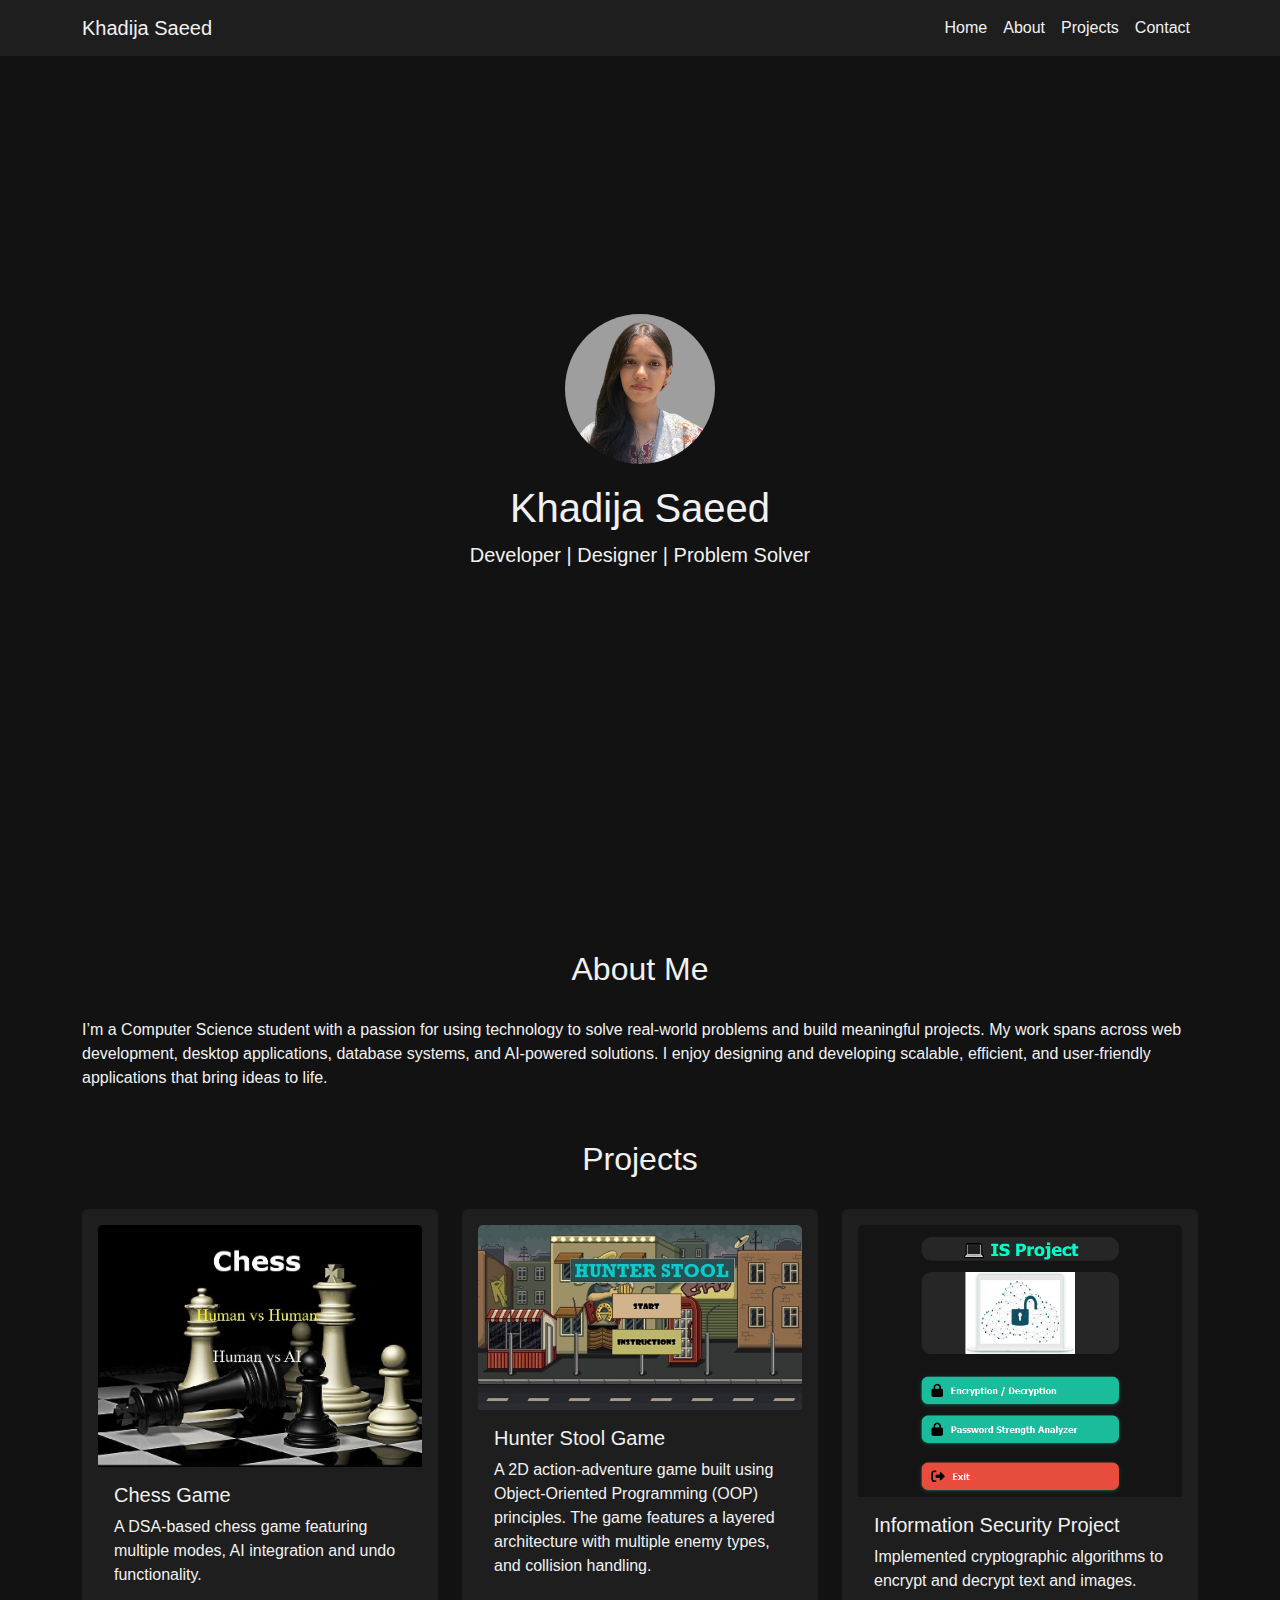
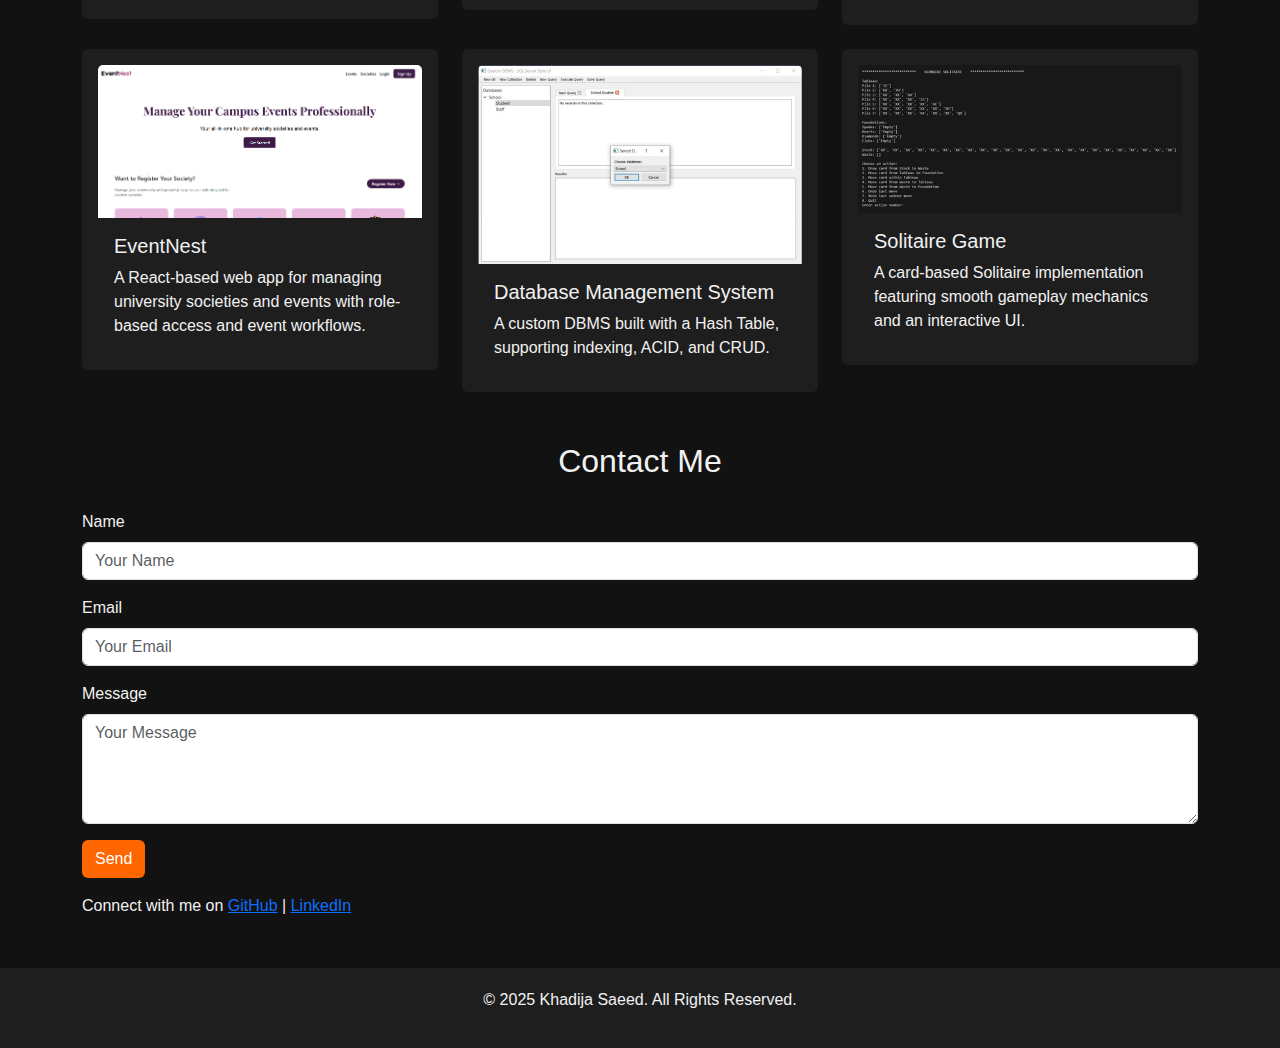
<file: index.html>
<!DOCTYPE html>
<html lang="en">
<head>
  <meta charset="UTF-8">
  <meta name="viewport" content="width=device-width, initial-scale=1.0">
  <title>Khadija Saeed</title>
  <!-- Bootstrap CDN -->
  <link href="https://cdn.jsdelivr.net/npm/bootstrap@5.3.0/dist/css/bootstrap.min.css" rel="stylesheet">
  <!-- Custom CSS -->
  <link rel="stylesheet" href="style.css">
</head>
<body>

  <!-- Navbar -->
  <nav class="navbar navbar-expand-lg fixed-top">
    <div class="container">
      <a class="navbar-brand" href="#">Khadija Saeed</a>
      <button class="navbar-toggler" type="button" data-bs-toggle="collapse" data-bs-target="#navbarNav">
        <span class="navbar-toggler-icon" style="filter: invert(1);"></span>
      </button>
      <div class="collapse navbar-collapse" id="navbarNav">
        <ul class="navbar-nav ms-auto">
          <li class="nav-item"><a class="nav-link" href="#home">Home</a></li>
          <li class="nav-item"><a class="nav-link" href="#about">About</a></li>
          <li class="nav-item"><a class="nav-link" href="#projects">Projects</a></li>
          <li class="nav-item"><a class="nav-link" href="#contact">Contact</a></li>
        </ul>
      </div>
    </div>
  </nav>

  <!-- Hero Section -->
  <section id="home" class="hero">
    <img src="images/PFP.png" alt="Profile">
    <h1>Khadija Saeed</h1>
    <p class="lead"> Developer | Designer | Problem Solver</p>
  </section>

  <!-- About Section -->
  <section id="about" class="container">
    <h2 class="section-title">About Me</h2>
    <p>
      I’m a Computer Science student with a passion for using technology to solve real-world problems and build meaningful projects. My work spans across web development, desktop applications, database systems, and AI-powered solutions. I enjoy designing and developing scalable, efficient, 
      and user-friendly applications that bring ideas to life.    
    </p>
  </section>

  <!-- Projects Section -->
  <section id="projects" class="container">
    <h2 class="section-title">Projects</h2>
    <div class="row g-4">
      <!-- 6 Project Cards -->
      <!-- 6 Project Cards -->
      <div class="col-md-4">
        <div class="card p-3">
          <img src="images/Chess.jpg" class="card-img-top" alt="Project 1">
          <div class="card-body">
            <h5 class="card-title">Chess Game</h5>
            <p class="card-text">
              A DSA-based chess game featuring multiple modes, AI integration and undo functionality.
            </p>
          </div>
        </div>
      </div>

      <div class="col-md-4">
        <div class="card p-3">
          <img src="images/HunterStoolGame.jpg" class="card-img-top" alt="Project 2">
          <div class="card-body">
            <h5 class="card-title">Hunter Stool Game</h5>
            <p class="card-text">
A 2D action-adventure game built using Object-Oriented Programming (OOP) principles. The game features a layered architecture with multiple enemy types, and collision handling.            </p>
          </div>
        </div>
      </div>

      <div class="col-md-4">
        <div class="card p-3">
          <img src="images/ISProject.png" class="card-img-top" alt="Project 3">
          <div class="card-body">
            <h5 class="card-title">Information Security Project</h5>
            <p class="card-text">
              Implemented cryptographic algorithms to encrypt and decrypt text and images.
            </p>
          </div>
        </div>
      </div>

      <div class="col-md-4">
        <div class="card p-3">
          <img src="images/EventNest.png" class="card-img-top" alt="Project 4">
          <div class="card-body">
            <h5 class="card-title">EventNest</h5>
            <p class="card-text">
              A React-based web app for managing university societies and events with role-based access and event workflows.
            </p>
          </div>
        </div>
      </div>

      <div class="col-md-4">
        <div class="card p-3">
          <img src="images/HDBMS.jpg" class="card-img-top" alt="Project 5">
          <div class="card-body">
            <h5 class="card-title">Database Management System</h5>
            <p class="card-text">
              A custom DBMS built with a Hash Table, supporting indexing, ACID, and CRUD.
            </p>
          </div>
        </div>
      </div>

      <div class="col-md-4">
        <div class="card p-3">
          <img src="images/Solitiare.png" class="card-img-top" alt="Project 6">
          <div class="card-body">
            <h5 class="card-title">Solitaire Game</h5>
            <p class="card-text">
              A card-based Solitaire implementation featuring smooth gameplay mechanics and an interactive UI.
            </p>
          </div>
        </div>
      </div>

  </section>

  <!-- Contact Section -->
  <section id="contact" class="container">
    <h2 class="section-title">Contact Me</h2>
    <form>
      <div class="mb-3">
        <label class="form-label">Name</label>
        <input type="text" class="form-control" placeholder="Your Name">
      </div>
      <div class="mb-3">
        <label class="form-label">Email</label>
        <input type="email" class="form-control" placeholder="Your Email">
      </div>
      <div class="mb-3">
        <label class="form-label">Message</label>
        <textarea class="form-control" rows="4" placeholder="Your Message"></textarea>
      </div>
      <button type="submit" class="btn btn-custom">Send</button>
    </form>
    <p class="mt-3">Connect with me on 
      <a href="#" target="_blank">GitHub</a> | 
      <a href="#" target="_blank">LinkedIn</a>
    </p>
  </section>

  <!-- Footer -->
  <footer>
    <p>© 2025 Khadija Saeed. All Rights Reserved.</p>
  </footer>

  <!-- Bootstrap JS -->
  <script src="https://cdn.jsdelivr.net/npm/bootstrap@5.3.0/dist/js/bootstrap.bundle.min.js"></script>
</body>
</html>
</file>
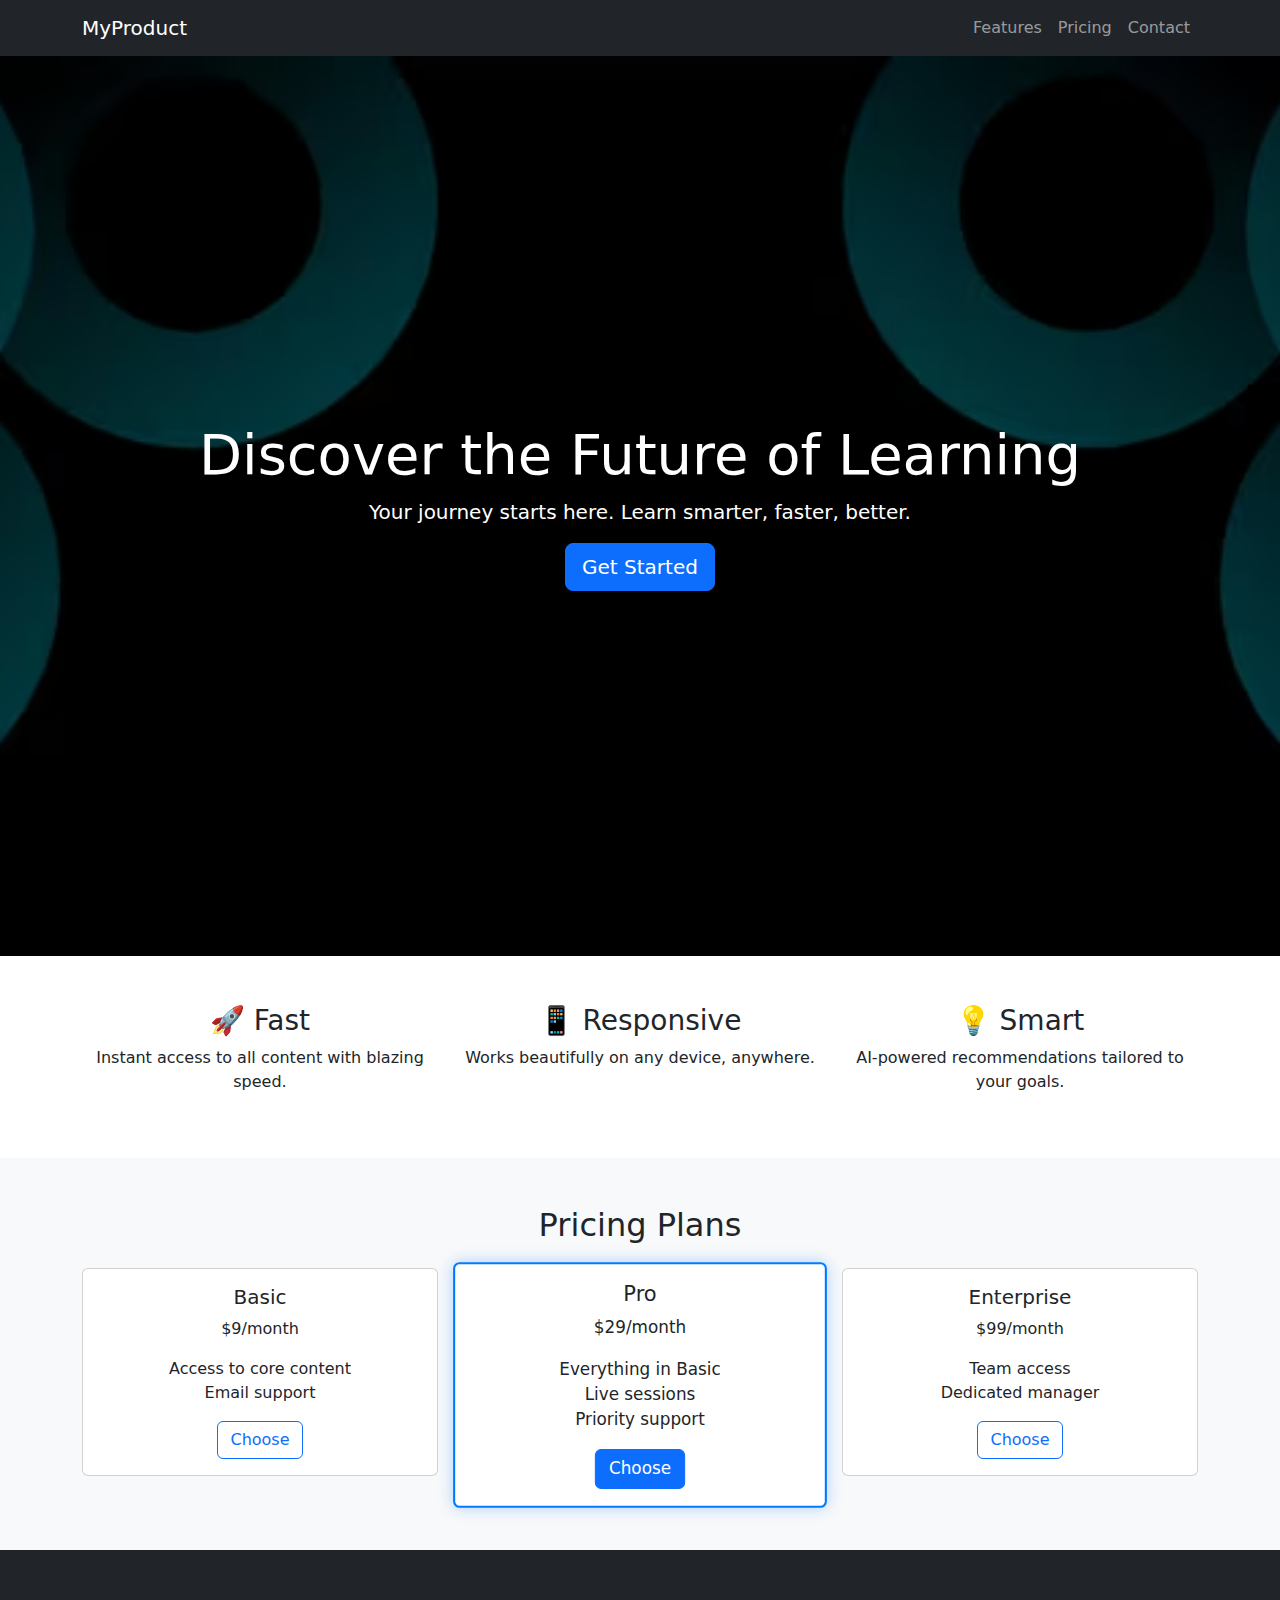
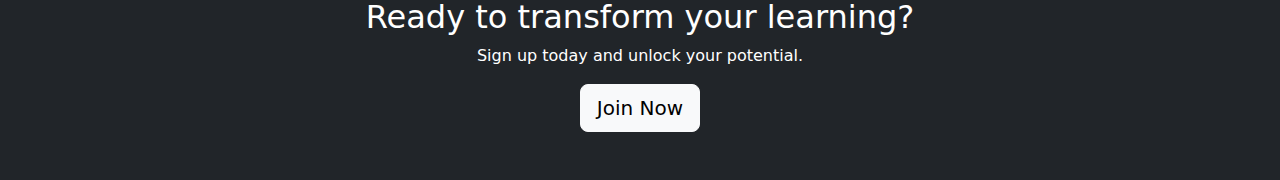
<file: Assignment2-20223CS74/LandingPage/index.html>
<!DOCTYPE html>
<html lang="en">
<head>
  <meta charset="UTF-8" />
  <meta name="viewport" content="width=device-width, initial-scale=1.0" />
  <title>Product Landing Page</title>
  <link href="https://cdn.jsdelivr.net/npm/bootstrap@5.3.2/dist/css/bootstrap.min.css" rel="stylesheet" />
  <link rel="stylesheet" href="style.css" />
</head>
<body>

  <!-- Navbar -->
  <nav class="navbar navbar-expand-md navbar-dark bg-dark">
    <div class="container">
      <a class="navbar-brand" href="#">MyProduct</a>
      <button class="navbar-toggler" type="button" data-bs-toggle="collapse" data-bs-target="#navbarNav">
        <span class="navbar-toggler-icon"></span>
      </button>
      <div class="collapse navbar-collapse" id="navbarNav">
        <ul class="navbar-nav ms-auto">
          <li class="nav-item"><a class="nav-link" href="#features">Features</a></li>
          <li class="nav-item"><a class="nav-link" href="#pricing">Pricing</a></li>
          <li class="nav-item"><a class="nav-link" href="#contact">Contact</a></li>
        </ul>
      </div>
    </div>
  </nav>

  <!-- Hero Section -->
  <section class="hero text-center text-white d-flex align-items-center justify-content-center">
    <div class="container">
      <h1 class="display-4">Discover the Future of Learning</h1>
      <p class="lead">Your journey starts here. Learn smarter, faster, better.</p>
      <a href="#pricing" class="btn btn-primary btn-lg">Get Started</a>
    </div>
  </section>

  <!-- Features Section -->
  <section id="features" class="py-5">
    <div class="container">
      <div class="row text-center">
        <div class="col-md-4">
          <h3>🚀 Fast</h3>
          <p>Instant access to all content with blazing speed.</p>
        </div>
        <div class="col-md-4">
          <h3>📱 Responsive</h3>
          <p>Works beautifully on any device, anywhere.</p>
        </div>
        <div class="col-md-4">
          <h3>💡 Smart</h3>
          <p>AI-powered recommendations tailored to your goals.</p>
        </div>
      </div>
    </div>
  </section>

  <!-- Pricing Section -->
  <section id="pricing" class="py-5 bg-light">
    <div class="container">
      <h2 class="text-center mb-4">Pricing Plans</h2>
      <div class="row">
        <div class="col-md-4">
          <div class="card text-center">
            <div class="card-body">
              <h5 class="card-title">Basic</h5>
              <p class="card-text">$9/month</p>
              <ul class="list-unstyled">
                <li>Access to core content</li>
                <li>Email support</li>
              </ul>
              <a href="#" class="btn btn-outline-primary">Choose</a>
            </div>
          </div>
        </div>
        <div class="col-md-4">
          <div class="card text-center featured">
            <div class="card-body">
              <h5 class="card-title">Pro</h5>
              <p class="card-text">$29/month</p>
              <ul class="list-unstyled">
                <li>Everything in Basic</li>
                <li>Live sessions</li>
                <li>Priority support</li>
              </ul>
              <a href="#" class="btn btn-primary">Choose</a>
            </div>
          </div>
        </div>
        <div class="col-md-4">
          <div class="card text-center">
            <div class="card-body">
              <h5 class="card-title">Enterprise</h5>
              <p class="card-text">$99/month</p>
              <ul class="list-unstyled">
                <li>Team access</li>
                <li>Dedicated manager</li>
              </ul>
              <a href="#" class="btn btn-outline-primary">Choose</a>
            </div>
          </div>
        </div>
      </div>
    </div>
  </section>

  <!-- Call to Action -->
  <section id="contact" class="py-5 text-center bg-dark text-white">
    <div class="container">
      <h2>Ready to transform your learning?</h2>
      <p>Sign up today and unlock your potential.</p>
      <a href="#" class="btn btn-light btn-lg">Join Now</a>
    </div>
  </section>

  <script src="https://cdn.jsdelivr.net/npm/bootstrap@5.3.2/dist/js/bootstrap.bundle.min.js"></script>
</body>
</html>
</file>
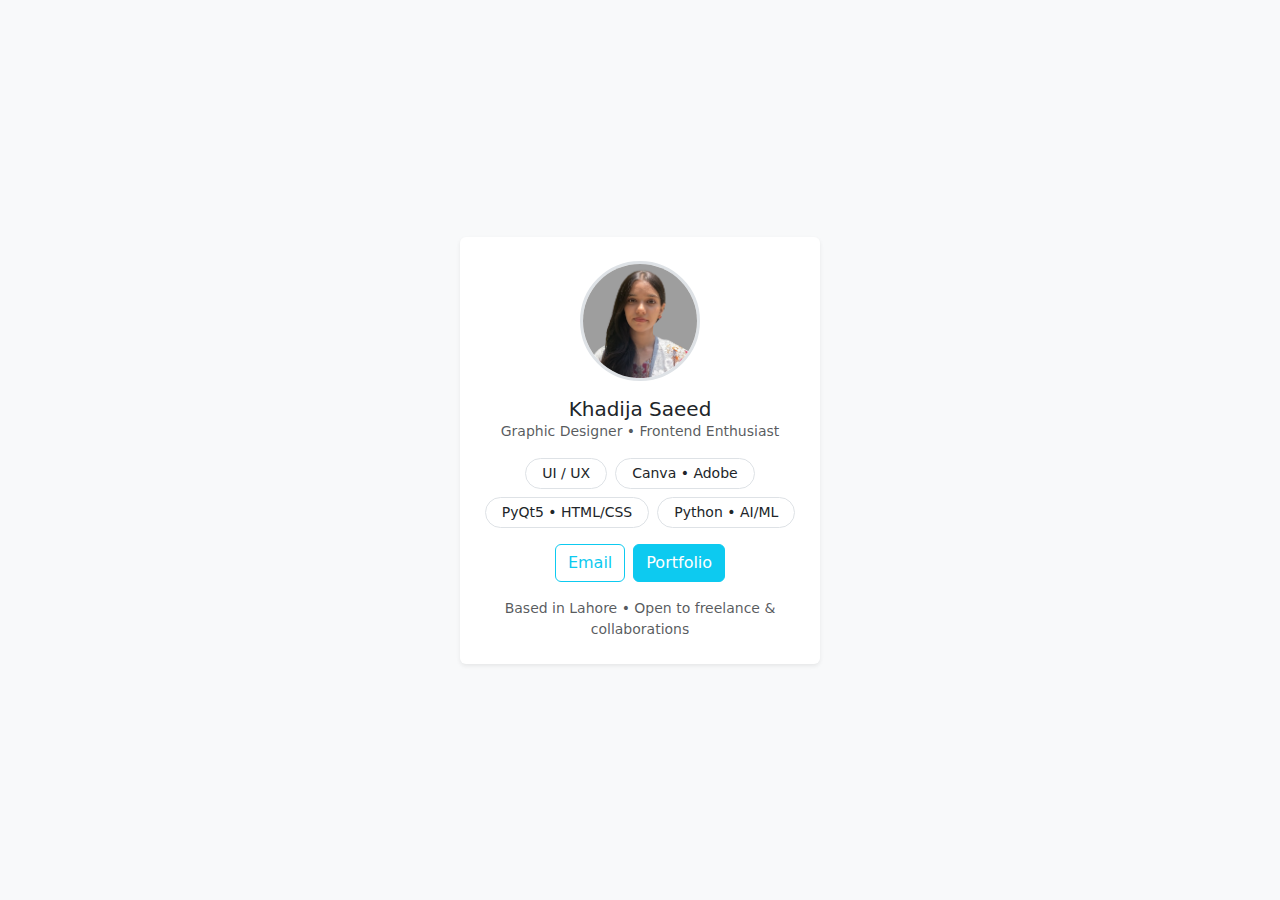
<file: Card/Card-bootstrap.html>
<!-- File: index-bootstrap.html (Bootstrap utility classes version) -->
<!doctype html>
<html lang="en">
<head>
  <meta charset="utf-8">
  <meta name="viewport" content="width=device-width, initial-scale=1">
  <title>Personal Profile Card — Bootstrap Utilities</title>
  <!-- Bootstrap CSS CDN -->
  <link href="https://cdn.jsdelivr.net/npm/bootstrap@5.3.3/dist/css/bootstrap.min.css" rel="stylesheet">
  <style>
    /* small helper to limit card width */
    .card-width{max-width:360px;}
    .avatar-size{width:120px;height:120px;object-fit:cover;border-radius:50%;}
  </style>
</head>
<body class="d-flex align-items-center justify-content-center vh-100 bg-light">
  <div class="card card-width shadow-sm border-0 p-4 text-center">
    <img src="Images/PFP.png" alt="Avatar" class="avatar-size mx-auto mb-3 border border-3 bg-white">
    <h2 class="h5 mb-0">Khadija Saeed</h2>
    <p class="text-muted mb-3 small">Graphic Designer • Frontend Enthusiast</p>

    <div class="d-flex justify-content-center gap-2 flex-wrap mb-3">
      <span class="border rounded-pill py-1 px-3 small">UI / UX</span>
      <span class="border rounded-pill py-1 px-3 small">Canva • Adobe</span>
      <span class="border rounded-pill py-1 px-3 small">PyQt5 • HTML/CSS</span>
      <span class="border rounded-pill py-1 px-3 small">Python • AI/ML</span>
    </div>

    <div class="d-flex justify-content-center gap-2 flex-wrap">
      <a href="mailto:khadija@example.com" class="btn btn-outline-info">Email</a>
      <a href="#" class="btn btn-info text-white">Portfolio</a>
    </div>

    <p class="text-muted small mt-3 mb-0">Based in Lahore • Open to freelance & collaborations</p>
  </div>

  <!-- Bootstrap JS (optional) -->
  <script src="https://cdn.jsdelivr.net/npm/bootstrap@5.3.3/dist/js/bootstrap.bundle.min.js"></script>
</body>
</html>
</file>
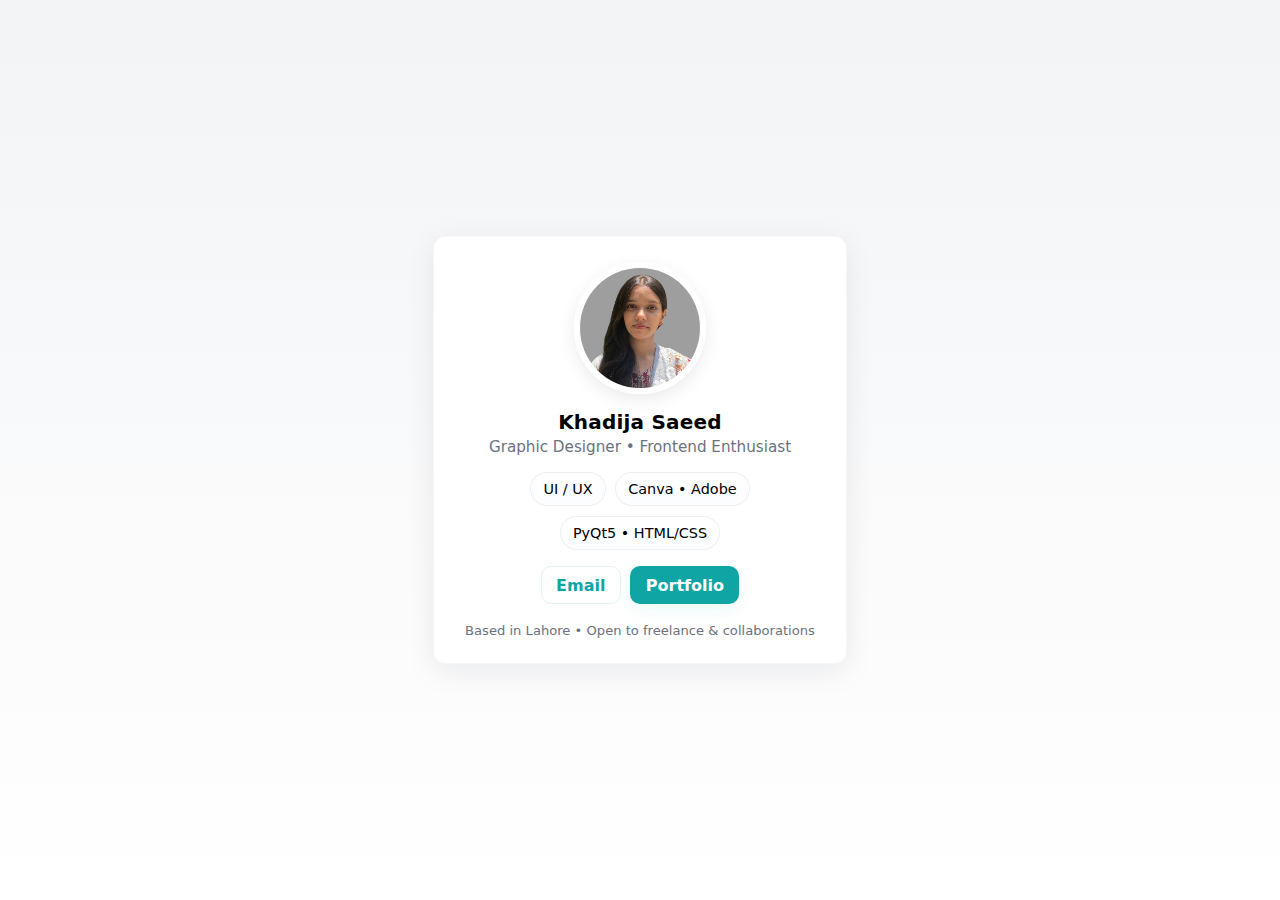
<file: Card/Card.html>
<!-- File: index.html (Custom CSS version) -->
<!doctype html>
<html lang="en">
<head>
  <meta charset="utf-8">
  <meta name="viewport" content="width=device-width, initial-scale=1">
  <title>Personal Profile Card — Custom CSS</title>
  <style>
    :root{
      --card-width: 360px;
      --accent: #0ea5a4; /* teal-500 */
      --bg: #f3f4f6; /* gray-100 */
      --card-bg: #ffffff;
      --muted: #6b7280;
      --radius: 12px;
      font-family: 'Inter', system-ui, -apple-system, 'Segoe UI', Roboto, 'Helvetica Neue', Arial;
    }

    html,body{height:100%;}
    body{
      margin:0;
      background: linear-gradient(180deg, var(--bg), #ffffff);
      display:flex;
      align-items:center;
      justify-content:center;
      padding:2rem;
      box-sizing:border-box;
    }

    .card{
      width:var(--card-width);
      background:var(--card-bg);
      border-radius:var(--radius);
      padding:1.6rem;
      box-shadow: 0 8px 30px rgba(15,23,42,0.08);
      border:1px solid rgba(15,23,42,0.04);
      text-align:center;
    }

    .avatar{
      width:120px;
      height:120px;
      border-radius:50%;
      object-fit:cover;
      display:block;
      margin:0 auto 1rem auto;
      border:6px solid #fff;
      box-shadow:0 6px 18px rgba(2,6,23,0.08);
    }

    h1{
      margin:0 0 0.25rem 0;
      font-size:1.25rem;
      letter-spacing:0.2px;
    }

    p.title{
      margin:0 0 1rem 0;
      color:var(--muted);
      font-size:0.95rem;
    }

    .info{
      display:flex;
      gap:0.6rem;
      justify-content:center;
      margin:1rem 0 0.6rem 0;
      flex-wrap:wrap;
    }

    .chip{
      padding:0.5rem 0.75rem;
      border-radius:999px;
      border:1px solid rgba(2,6,23,0.06);
      background:linear-gradient(180deg, #ffffff, #fbfdff);
      font-size:0.9rem;
    }

    .contact{
      margin-top:1rem;
      display:flex;
      gap:0.6rem;
      justify-content:center;
      flex-wrap:wrap;
    }

    .btn{
      padding:0.55rem 0.9rem;
      border-radius:10px;
      text-decoration:none;
      border:1px solid rgba(14,165,164,0.12);
      color:var(--accent);
      font-weight:600;
      background:transparent;
    }

    .btn.primary{
      background:var(--accent);
      color:#fff;
      border:1px solid rgba(14,165,164,0.15);
      box-shadow:0 6px 18px rgba(14,165,164,0.08);
    }

    footer{
      margin-top:1.15rem;
      color:var(--muted);
      font-size:0.82rem;
    }

    /* Responsive */
    @media (max-width:400px){
      :root{--card-width:92%;}
      .avatar{width:100px;height:100px}
    }
  </style>
</head>
<body>
  <div class="card">
    <img class="avatar" src="Images/PFP.png" alt="Avatar">
    <h1>Khadija Saeed</h1>
    <p class="title">Graphic Designer • Frontend Enthusiast</p>

    <div class="info">
      <div class="chip">UI / UX</div>
      <div class="chip">Canva • Adobe</div>
      <div class="chip">PyQt5 • HTML/CSS</div>
    </div>

    <div class="contact">
      <a class="btn" href="mailto:khadija@example.com">Email</a>
      <a class="btn primary" href="#">Portfolio</a>
    </div>

    <footer>Based in Lahore • Open to freelance & collaborations</footer>
  </div>
</body>
</html>
</file>
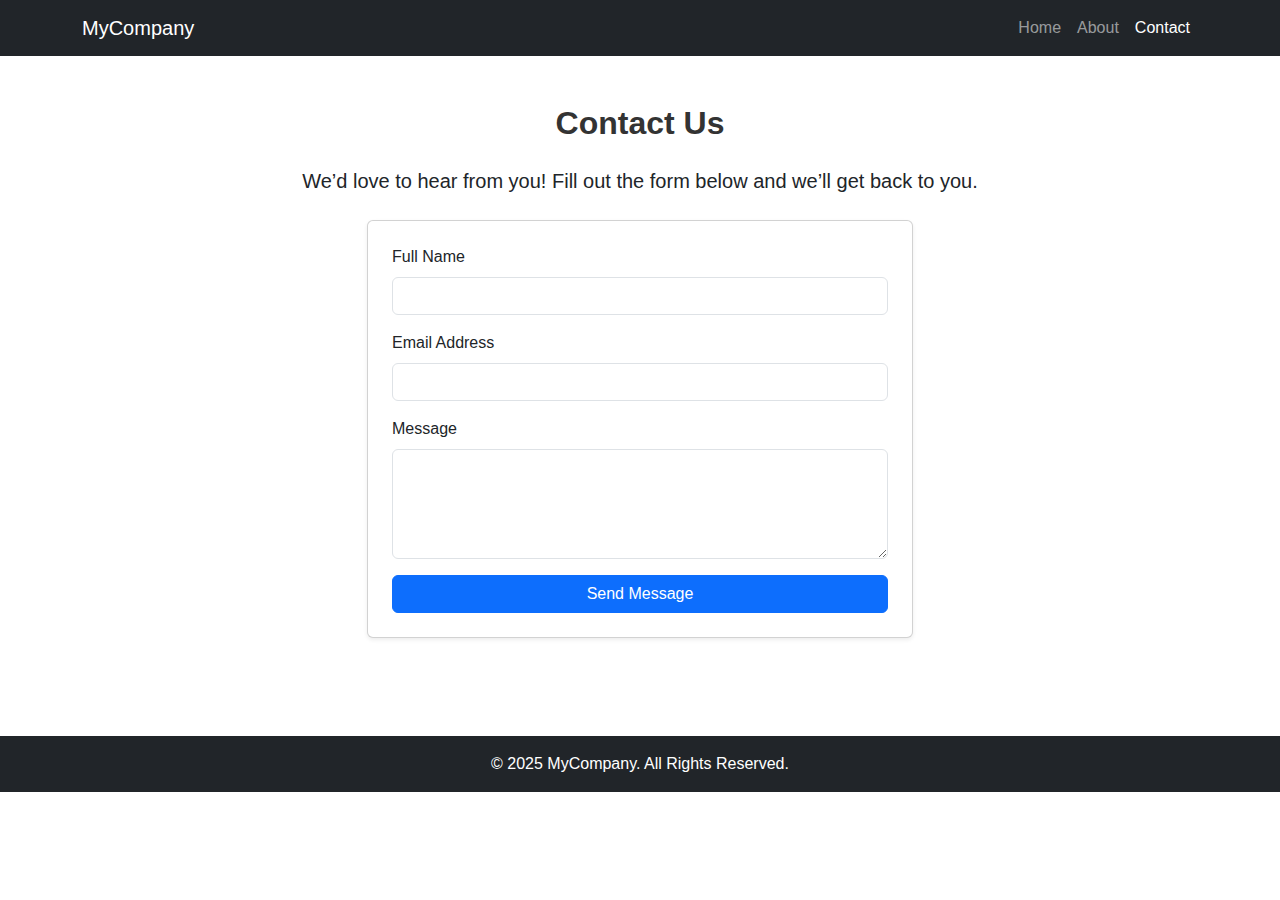
<file: Assignment2-20223CS74/CompanyPortfolioWebsite/contact.html>
<!DOCTYPE html>
<html lang="en">
<head>
  <meta charset="UTF-8">
  <meta name="viewport" content="width=device-width, initial-scale=1.0">
  <title>Company Portfolio - Contact</title>
  <link href="https://cdn.jsdelivr.net/npm/bootstrap@5.3.3/dist/css/bootstrap.min.css" rel="stylesheet">
  <link rel="stylesheet" href="style.css">
</head>
<body>

  <!-- Navbar -->
  <nav class="navbar navbar-expand-lg navbar-dark bg-dark">
    <div class="container">
      <a class="navbar-brand" href="index.html">MyCompany</a>
      <button class="navbar-toggler" type="button" data-bs-toggle="collapse" data-bs-target="#navbarNav">
        <span class="navbar-toggler-icon"></span>
      </button>
      <div class="collapse navbar-collapse" id="navbarNav">
        <ul class="navbar-nav ms-auto">
          <li class="nav-item"><a class="nav-link" href="index.html">Home</a></li>
          <li class="nav-item"><a class="nav-link" href="about.html">About</a></li>
          <li class="nav-item"><a class="nav-link active" href="contact.html">Contact</a></li>
        </ul>
      </div>
    </div>
  </nav>

  <!-- Contact Form -->
  <section class="container py-5">
    <h2 class="text-center mb-4">Contact Us</h2>
    <p class="lead text-center">We’d love to hear from you! Fill out the form below and we’ll get back to you.</p>

    <div class="row justify-content-center mt-4">
      <div class="col-md-8 col-lg-6">
        <div class="card shadow-sm p-4">
          <form>
            <div class="mb-3">
              <label for="name" class="form-label">Full Name</label>
              <input type="text" id="name" class="form-control" required>
            </div>
            <div class="mb-3">
              <label for="email" class="form-label">Email Address</label>
              <input type="email" id="email" class="form-control" required>
            </div>
            <div class="mb-3">
              <label for="message" class="form-label">Message</label>
              <textarea id="message" class="form-control" rows="4" required></textarea>
            </div>
            <button type="submit" class="btn btn-primary w-100">Send Message</button>
          </form>
        </div>
      </div>
    </div>
  </section>

  <!-- Footer -->
  <footer class="bg-dark text-white text-center py-3">
    <p class="mb-0">© 2025 MyCompany. All Rights Reserved.</p>
  </footer>

  <script src="https://cdn.jsdelivr.net/npm/bootstrap@5.3.3/dist/js/bootstrap.bundle.min.js"></script>
</body>
</html>
</file>
<file: style.css>
body {
  background-color: #121212;
  color: #f1f1f1;
  font-family: 'Segoe UI', sans-serif;
}

.navbar {
  background-color: #1e1e1e;
}
.navbar a {
  color: #f1f1f1 !important;
}

.hero {
  height: 100vh;
  display: flex;
  flex-direction: column;
  align-items: center;
  justify-content: center;
  text-align: center;
}
.hero img {
  width: 150px;
  height: 150px;
  border-radius: 50%;
  margin-bottom: 20px;
}

.section-title {
  text-align: center;
  margin: 50px 0 30px;
}

.card {
  background-color: #1e1e1e;
  color: #f1f1f1;
  border: none;
  transition: transform 0.2s;
}
.card:hover {
  transform: translateY(-5px);
}

footer {
  background-color: #1e1e1e;
  text-align: center;
  padding: 20px;
  margin-top: 50px;
}

.btn-custom {
  background-color: #ff6600;
  color: #fff;
}
.btn-custom:hover {
  background-color: #e65c00;
}
</file>
<file: Assignment2-20223CS74/LandingPage/style.css>
/* Hero Section */
.hero {
  height: 100vh;
  background: url('img/hero.jpg') no-repeat center center;
  background-size: cover;
}

/* Featured Pricing Card */
.featured {
  border: 2px solid #007bff;
  box-shadow: 0 0 15px rgba(0, 123, 255, 0.3);
  transform: scale(1.05);
}

/* Responsive tweaks */
@media (max-width: 768px) {
  .hero h1 {
    font-size: 2rem;
  }
  .hero p {
    font-size: 1rem;
  }
}
</file>
<file: Assignment2-20223CS74/CompanyPortfolioWebsite/style.css>
body {
  font-family: Arial, sans-serif;
}

h2 {
  font-weight: bold;
  color: #333;
}

footer {
  margin-top: 50px;
}
</file>
